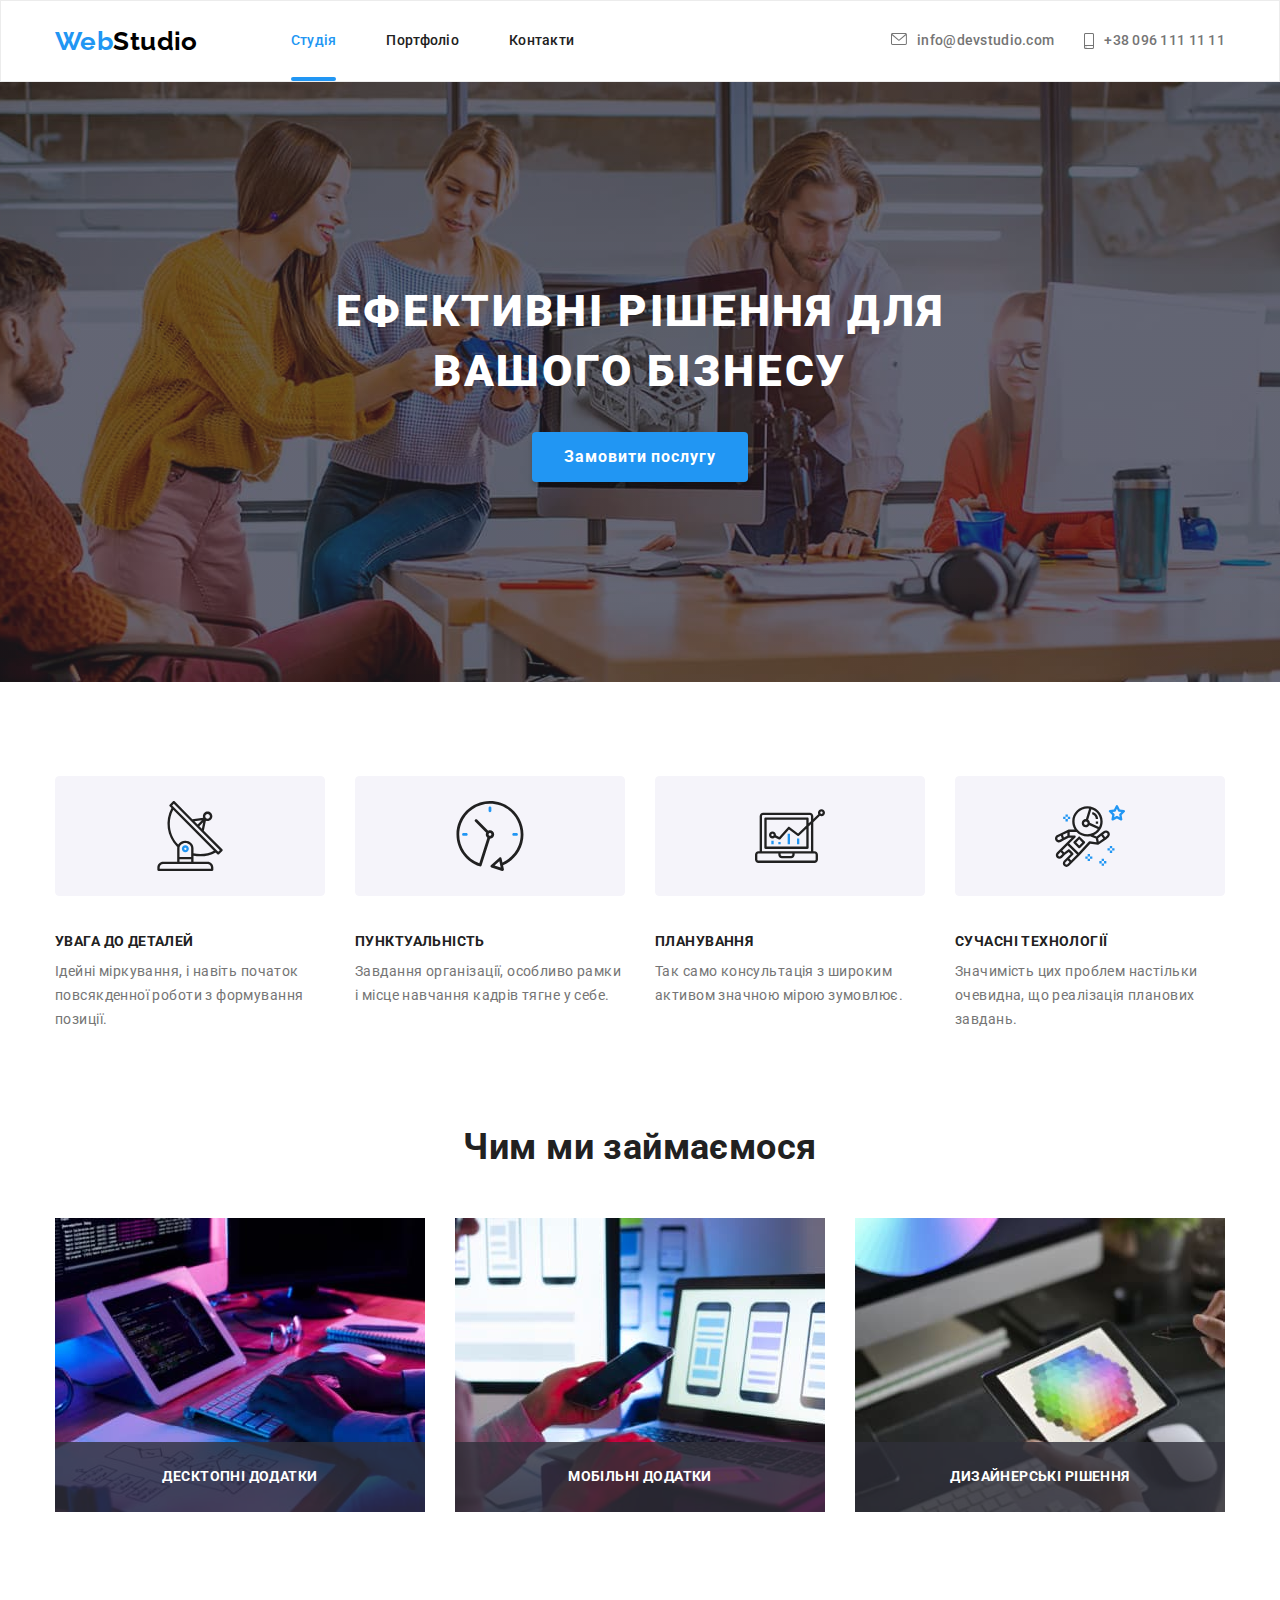
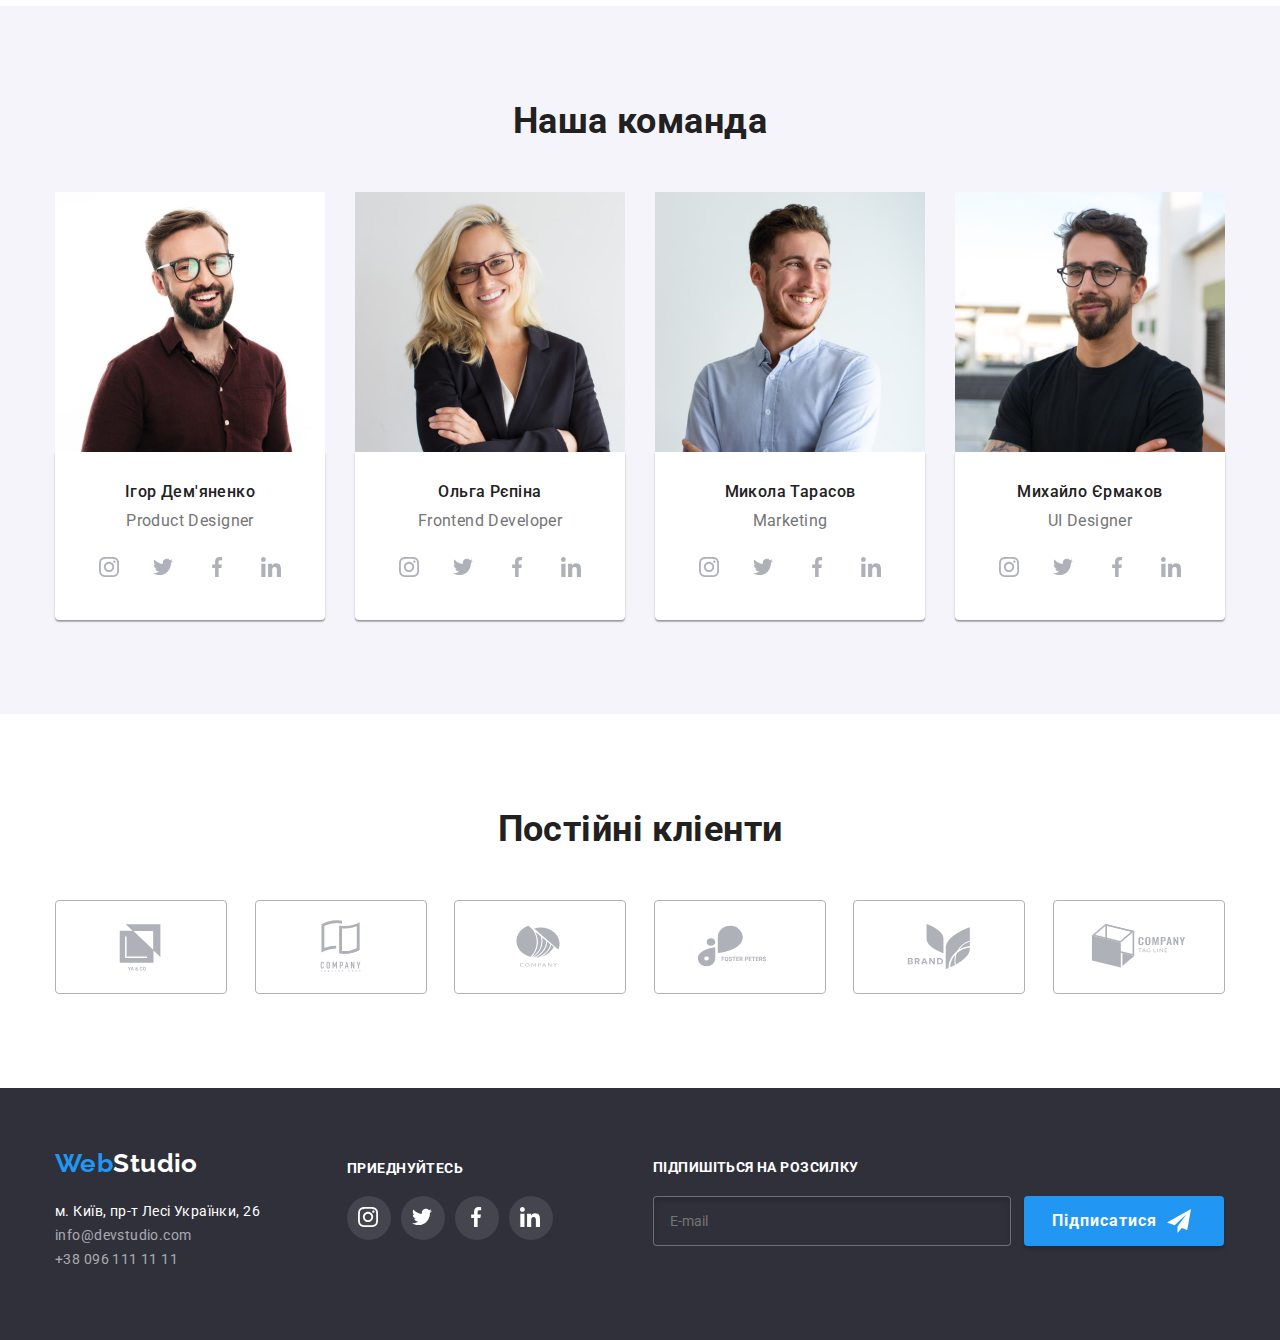
<file: index.html>
<!DOCTYPE html>
<html lang="uk">
  <head>
    <meta charset="UTF-8" />
    <meta http-equiv="X-UA-Compatible" content="IE=edge" />
    <meta name="viewport" content="width=device-width, initial-scale=1.0" />
    <title>Студія</title>
    <link rel="preconnect" href="https://fonts.googleapis.com" />
    <link rel="preconnect" href="https://fonts.gstatic.com" crossorigin />
    <link
      href="https://fonts.googleapis.com/css2?family=Raleway:wght@700&family=Roboto:wght@400;500;700;900&display=swap"
      rel="stylesheet"
    />
    <link
      rel="stylesheet"
      href="https://cdnjs.cloudflare.com/ajax/libs/modern-normalize/1.1.0/modern-normalize.min.css"
    />
    <link rel="stylesheet" href="./css/styles.css" />
  </head>

  <body>
    <header class="page-header">
      <div class="container main-nav">
        <nav class="main-nav">
          <a href="./index.html" class="logo"> <span class="accent">Web</span>Studio</a>
          <ul class="site-nav list">
            <li class="item"><a href="./index.html" class="link current">Студія</a></li>
            <li class="item"><a href="./portfolio.html" class="link">Портфоліо</a></li>
            <li class="item"><a href="" class="link">Контакти</a></li>
          </ul>
        </nav>
        <ul class="header-list">
          <li>
            <a class="header-link emale" href="mailto:info@devstudio.com">
              <svg class="header-envelope">
                <use href="./images/icons.svg#envelope"></use>
              </svg>
              <span>info@devstudio.com</span>
            </a>
          </li>
          <li>
            <a class="header-link" href="tel:+380961111111">
              <svg class="header-smartphone">
                <use href="./images/icons.svg#smartphone"></use>
              </svg>
              <span>+38 096 111 11 11</span>
            </a>
          </li>
        </ul>
      </div>
    </header>
    <main>
      <div class="overlay">
        <section class="hero section">
          <div class="container">
            <h1 class="hero-title">Ефективні рішення для вашого бізнесу</h1>
            <button type="button" class="button" data-modal-open>Замовити послугу</button>
          </div>
        </section>
      </div>
      <section>
        <div class="container">
          <!-- Приховати заголовок -->
          <h2 class="hide">Особливості</h2>
          <ul class="feature-list">
            <li class="item">
              <svg class="feature-icon">
                <use href="./images/icons.svg#antena" width="270" height="120"></use>
              </svg>
              <h3 class="feature-title">УВАГА ДО ДЕТАЛЕЙ</h3>
              <p class="feature-text">
                Ідейні міркування, і навіть початок повсякденної роботи з формування позиції.
              </p>
            </li>
            <li class="item">
              <svg class="feature-icon">
                <use href="./images/icons.svg#clock" width="270" height="120"></use>
              </svg>
              <h3 class="feature-title">ПУНКТУАЛЬНІСТЬ</h3>
              <p class="feature-text">
                Завдання організації, особливо рамки і місце навчання кадрів тягне у себе.
              </p>
            </li>
            <li class="item">
              <svg class="feature-icon">
                <use href="./images/icons.svg#diagram" width="270" height="120"></use>
              </svg>
              <h3 class="feature-title">ПЛАНУВАННЯ</h3>
              <p class="feature-text">
                Так само консультація з широким активом значною мірою зумовлює.
              </p>
            </li>
            <li class="item">
              <svg class="feature-icon">
                <use href="./images/icons.svg#astronaut" width="270" height="120"></use>
              </svg>
              <h3 class="feature-title">СУЧАСНІ ТЕХНОЛОГІЇ</h3>
              <p class="feature-text">
                Значимість цих проблем настільки очевидна, що реалізація планових завдань.
              </p>
            </li>
          </ul>
        </div>
      </section>
      <section class="section">
        <div class="container">
          <h2 class="section-title">Чим ми займаємося</h2>
          <ul class="work-exemble">
            <li class="item">
              <div class="work-thumb">
                <img
                  src="./images/box1.jpg"
                  alt="Чоловік пише код на компьютері та планшеті"
                  width="370"
                />
                <div class="work-description">
                  <h3 class="section-subtitle">Десктопні додатки</h3>
                </div>
              </div>
            </li>
            <li class="item">
              <div class="work-thumb">
                <img src="./images/box2.jpg" alt="Дівчина працюе за ноутбуком" width="370" />
                <div class="work-description">
                  <h3 class="section-subtitle">Мобільні додатки</h3>
                </div>
              </div>
            </li>
            <li class="item">
              <div class="work-thumb">
                <img
                  src="./images/img3.jpg"
                  alt="Дизайнер створюе картинку на планшеті"
                  width="370"
                />
                <div class="work-description">
                  <h3 class="section-subtitle">Дизайнерські рішення</h3>
                </div>
              </div>
            </li>
          </ul>
        </div>
      </section>
      <section class="section foto">
        <div class="container">
          <h2 class="section-title">Наша команда</h2>
          <ul class="work-team">
            <li class="item">
              <img
                class="card"
                src="./images/img-1.jpg"
                alt="Чоловік з бородою та в окулярах"
                width="270"
              />
              <div class="description-foto">
                <h3 class="title-foto">Ігор Дем'яненко</h3>
                <p lang="en" class="text-foto">Product Designer</p>
                <ul class="social-links">
                  <li>
                    <a href="#" class="social-link">
                      <svg class="link-icon instagram">
                        <use href="./images/icons.svg#instagram"></use>
                      </svg>
                    </a>
                  </li>
                  <li>
                    <a href="#" class="social-link">
                      <svg class="link-icon twitter">
                        <use href="./images/icons.svg#twitter"></use>
                      </svg>
                    </a>
                  </li>
                  <li>
                    <a href="#" class="social-link">
                      <svg class="link-icon facebook">
                        <use href="./images/icons.svg#facebook"></use>
                      </svg>
                    </a>
                  </li>
                  <li>
                    <a href="#" class="social-link linkedin">
                      <svg class="link-icon">
                        <use href="./images/icons.svg#linkedin"></use>
                      </svg>
                    </a>
                  </li>
                </ul>
              </div>
            </li>
            <li class="item">
              <img
                class="card"
                src="./images/img-2.jpg"
                alt="Дівчина з білим волоссям та в окулярах"
                width="270"
              />
              <div class="description-foto">
                <h3 class="title-foto">Ольга Рєпіна</h3>
                <p lang="en" class="text-foto">Frontend Developer</p>
                <ul class="social-links">
                  <li>
                    <a href="#" class="social-link">
                      <svg class="link-icon instagram">
                        <use href="./images/icons.svg#instagram"></use>
                      </svg>
                    </a>
                  </li>
                  <li>
                    <a href="#" class="social-link">
                      <svg class="link-icon twitter">
                        <use href="./images/icons.svg#twitter"></use>
                      </svg>
                    </a>
                  </li>
                  <li>
                    <a href="#" class="social-link">
                      <svg class="link-icon facebook">
                        <use href="./images/icons.svg#facebook"></use>
                      </svg>
                    </a>
                  </li>
                  <li>
                    <a href="#" class="social-link linkedin">
                      <svg class="link-icon">
                        <use href="./images/icons.svg#linkedin"></use>
                      </svg>
                    </a>
                  </li>
                </ul>
              </div>
            </li>
            <li class="item">
              <img
                class="card"
                src="./images/img-3.jpg"
                alt="Хлопець у блакитній сорочці"
                width="270"
              />
              <div class="description-foto">
                <h3 class="title-foto">Микола Тарасов</h3>
                <p lang="en" class="text-foto">Marketing</p>
                <ul class="social-links">
                  <li>
                    <a class="social-link" href="#">
                      <svg class="link-icon instagram">
                        <use href="./images/icons.svg#instagram"></use>
                      </svg>
                    </a>
                  </li>
                  <li>
                    <a href="#" class="social-link">
                      <svg class="link-icon twitter">
                        <use href="./images/icons.svg#twitter"></use>
                      </svg>
                    </a>
                  </li>
                  <li>
                    <a href="#" class="social-link">
                      <svg class="link-icon facebook">
                        <use href="./images/icons.svg#facebook"></use>
                      </svg>
                    </a>
                  </li>
                  <li>
                    <a href="#" class="social-link linkedin">
                      <svg class="link-icon">
                        <use href="./images/icons.svg#linkedin"></use>
                      </svg>
                    </a>
                  </li>
                </ul>
              </div>
            </li>
            <li class="item">
              <img
                class="card"
                src="./images/img-4.jpg"
                alt="Чоловік у чорній футболці та окулярах"
                width="270"
              />
              <div class="description-foto">
                <h3 class="title-foto">Михайло Єрмаков</h3>
                <p lang="en" class="text-foto">UI Designer</p>
                <ul class="social-links">
                  <li>
                    <a href="#" class="social-link">
                      <svg class="link-icon instagram">
                        <use href="./images/icons.svg#instagram"></use>
                      </svg>
                    </a>
                  </li>
                  <li>
                    <a href="#" class="social-link">
                      <svg class="link-icon twitter">
                        <use href="./images/icons.svg#twitter"></use>
                      </svg>
                    </a>
                  </li>
                  <li>
                    <a href="#" class="social-link">
                      <svg class="link-icon facebook">
                        <use href="./images/icons.svg#facebook"></use>
                      </svg>
                    </a>
                  </li>
                  <li>
                    <a href="#" class="social-link linkedin">
                      <svg class="link-icon">
                        <use href="./images/icons.svg#linkedin"></use>
                      </svg>
                    </a>
                  </li>
                </ul>
              </div>
            </li>
          </ul>
        </div>
      </section>
      <section class="section">
        <div class="container">
          <h2 class="section-title">Постійні кліенти</h2>
          <ul class="clients-list">
            <li>
              <a href="#" class="clients-link">
                <svg class="clients-icon">
                  <use href="./images/icons.svg#companyone" width="106" height="60"></use>
                </svg>
              </a>
            </li>
            <li>
              <a href="#" class="clients-link">
                <svg class="clients-icon">
                  <use href="./images/icons.svg#companytwo" width="106" height="60"></use>
                </svg>
              </a>
            </li>
            <li>
              <a href="#" class="clients-link">
                <svg class="clients-icon">
                  <use href="./images/icons.svg#companythree" width="106" height="60"></use>
                </svg>
              </a>
            </li>
            <li>
              <a href="#" class="clients-link">
                <svg class="clients-icon">
                  <use href="./images/icons.svg#companyfour" width="106" height="60"></use>
                </svg>
              </a>
            </li>
            <li>
              <a href="#" class="clients-link">
                <svg class="clients-icon">
                  <use href="./images/icons.svg#companyfive" width="106" height="60"></use>
                </svg>
              </a>
            </li>
            <li>
              <a href="#" class="clients-link">
                <svg class="clients-icon">
                  <use href="./images/icons.svg#companysix" width="106" height="60"></use>
                </svg>
              </a>
            </li>
          </ul>
        </div>
      </section>
    </main>
    <footer class="footer">
      <div class="container footer-block">
        <div class="footer-container">
          <a href="./index.html" class="logo accent-studio">
            <span class="accent">Web</span>Studio</a
          >
          <address class="footer-address">
            <ul class="footer-list">
              <li><a href="" class="link adress">м. Київ, пр-т Лесі Українки, 26</a></li>
              <li><a href="mailto:info@devstudio.com" class="link">info@devstudio.com</a></li>
              <li><a href="tel:+380961111111" class="link">+38 096 111 11 11</a></li>
            </ul>
          </address>
        </div>
        <div class="footer-links">
          <h2 class="footer-title">Приеднуйтесь</h2>
          <ul class="footersocial-links">
            <li>
              <a href="#" class="footer-link">
                <svg class="footer-icon instagram">
                  <use href="./images/icons.svg#instagram"></use>
                </svg>
              </a>
            </li>
            <li>
              <a href="#" class="footer-link">
                <svg class="footer-icon twitter">
                  <use href="./images/icons.svg#twitter"></use>
                </svg>
              </a>
            </li>
            <li>
              <a href="#" class="footer-link">
                <svg class="footer-icon facebook">
                  <use href="./images/icons.svg#facebook"></use>
                </svg>
              </a>
            </li>
            <li>
              <a href="#" class="footer-link linkedin">
                <svg class="footer-icon">
                  <use href="./images/icons.svg#linkedin"></use>
                </svg>
              </a>
            </li>
          </ul>
        </div>
        <div class="mailing">
          <p class="mailing-caption">Підпишіться на розсилку</p>
          <form class="mailing-form">
            <label class="mailing-name">
              <input type="post" name="user_mail" class="mailing-form-input" placeholder="E-mail" />
            </label>
            <button type="submit" class="mailing-btn">
              <div class="mailing-form-grup">
                <span>Підписатися</span>
                <svg class="mailing-form-icon" width="24" height="24">
                  <use href="./images/icons.svg#iconsend"></use>
                </svg>
              </div>
            </button>
          </form>
        </div>
      </div>
    </footer>
    <div class="backdrop is-hidden" data-modal>
      <div class="modal">
        <button type="button" class="modal-close" data-modal-close>
          <svg class="modal-close-icon">
            <use href="./images/icons.svg#modal-close"></use>
          </svg>
        </button>
        <p class="modal-caption">Залиште свої дані, ми вам передзвонимо</p>
        <form class="modal-form">
          <label class="modal-form-field">
            <span class="modal-form-field-desc">Ім'я</span>
            <span class="modal-form-input-wrapper">
              <input name="user_name" type="text" class="modal-form-input" />
              <svg class="modal-form-icon">
                <use href="./images/icons.svg#icon-personblack"></use>
              </svg>
            </span>
          </label>
          <label class="modal-form-field">
            <span class="modal-form-field-desc">Телефон</span>
            <span class="modal-form-input-wrapper">
              <input name="user_phone_number" type="tel" class="modal-form-input" />
              <svg class="modal-form-icon">
                <use href="./images/icons.svg#icon-phoneblack"></use>
              </svg>
            </span>
          </label>
          <label class="modal-form-field">
            <span class="modal-form-field-desc">Пошта</span>
            <span class="modal-form-input-wrapper">
              <input name="user_post" type="post" class="modal-form-input" />
              <svg class="modal-form-icon">
                <use href="./images/icons.svg#icon-emailblack"></use>
              </svg>
            </span>
          </label>
          <label class="modal-form-field">
            <span class="modal-form-field-desc">Коментар</span>
            <textarea
              class="modal-form-message"
              name="user_messege"
              placeholder="Введіть текст"
            ></textarea>
          </label>
          <label class="modal-form-check-wrapper">
            <input name="user_policy" type="checkbox" class="modal-form-check visually-hidden" />
            <svg class="modal-form-own-check" width="16" height="15">
              <use class="modal-form-own-check-icon" href="./images/icons.svg#modalcheck"></use>
            </svg>
            Погоджуюся з розсилкою та приймаю&nbsp;
            <a class="modal-form-own-check-link" href="#">Умови договору</a>
          </label>
          <button type="submit" class="modal-form-btn">Відправити</button>
        </form>
      </div>
    </div>

    <script src="./js/modal.js"></script>
  </body>
</html>
</file>
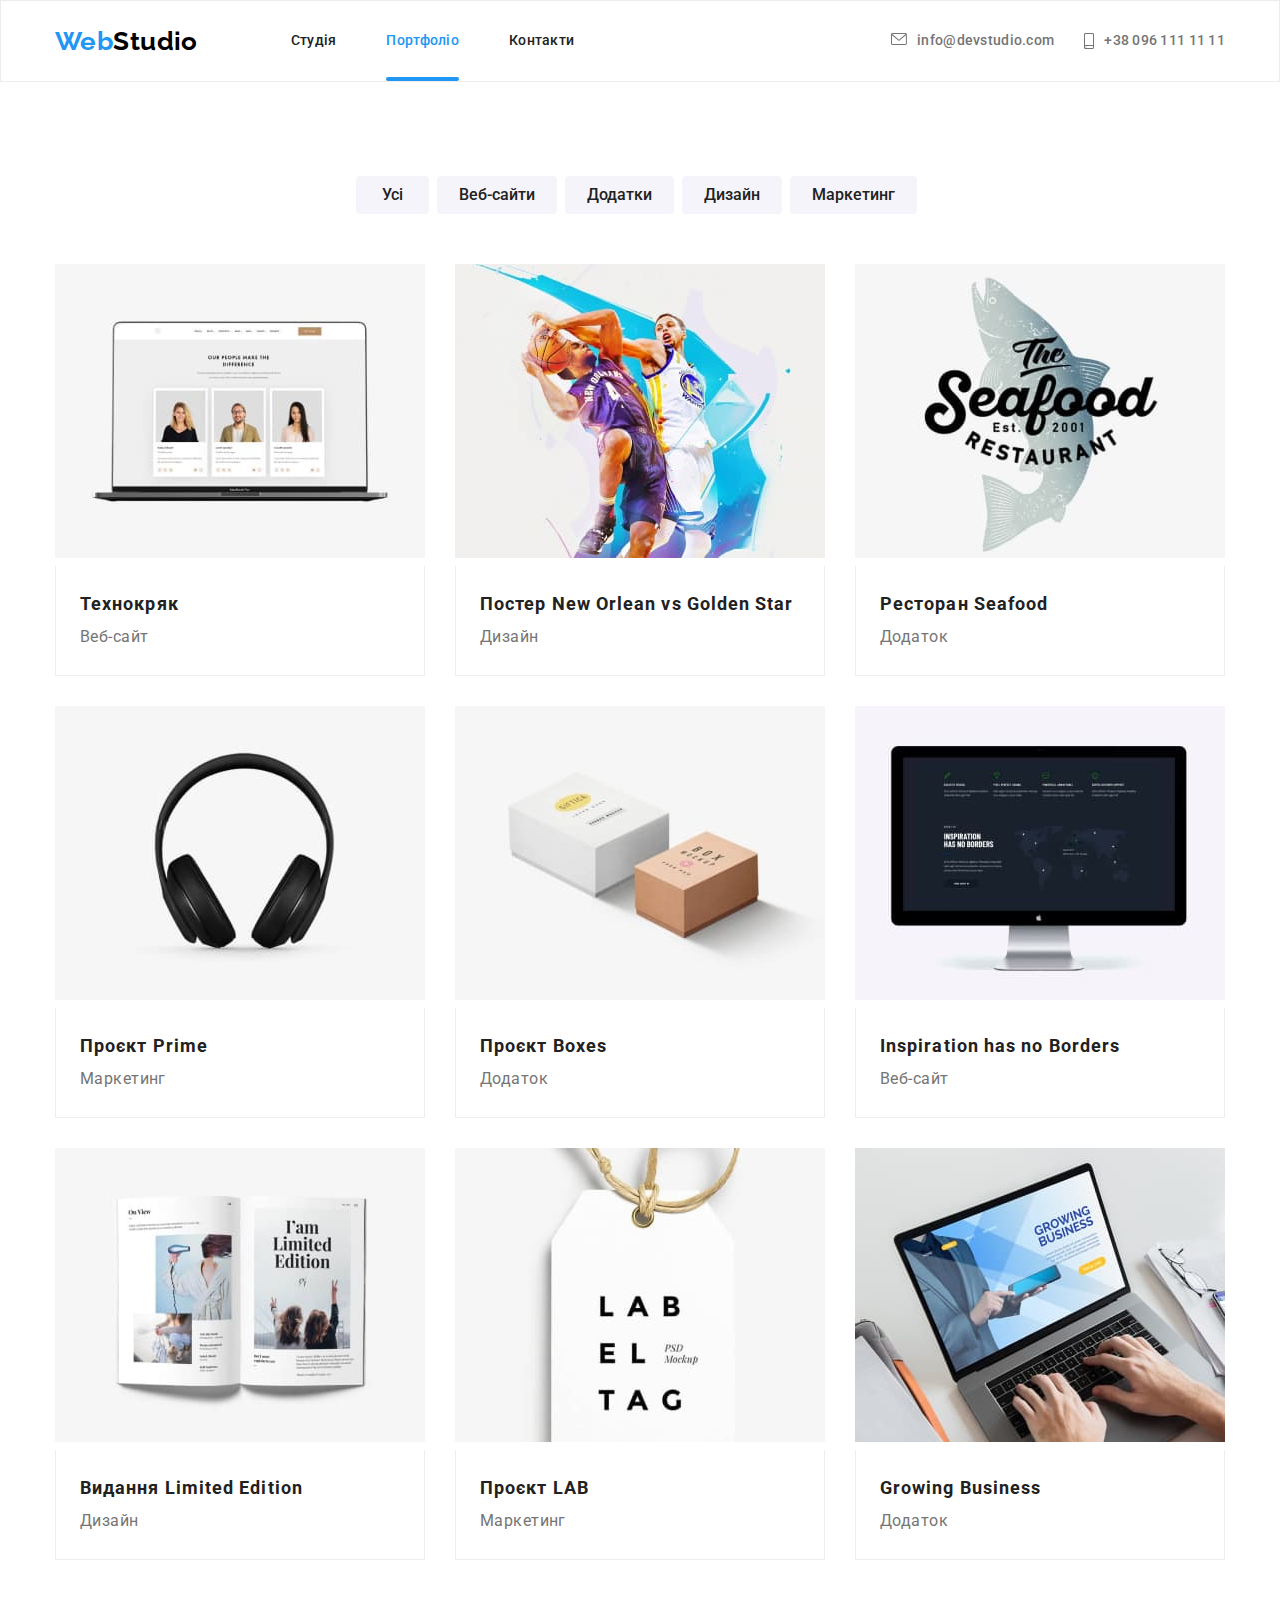
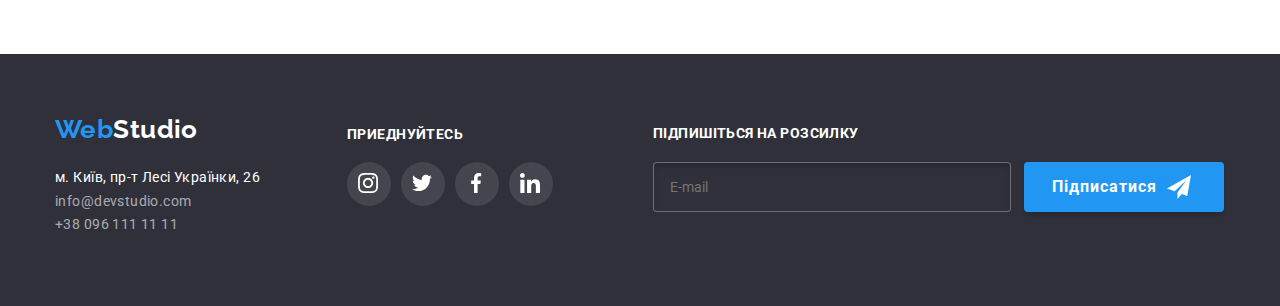
<file: portfolio.html>
<!DOCTYPE html>
<html lang="uk">
  <head>
    <meta charset="UTF-8" />
    <meta http-equiv="X-UA-Compatible" content="IE=edge" />
    <meta name="viewport" content="width=device-width, initial-scale=1.0" />
    <title>Портфоліо</title>
    <link rel="preconnect" href="https://fonts.googleapis.com" />
    <link rel="preconnect" href="https://fonts.gstatic.com" crossorigin />
    <link
      href="https://fonts.googleapis.com/css2?family=Raleway:wght@700&family=Roboto:wght@400;500;700;900&display=swap"
      rel="stylesheet"
    />
    <link
      rel="stylesheet"
      href="https://cdnjs.cloudflare.com/ajax/libs/modern-normalize/1.1.0/modern-normalize.min.css"
    />
    <link rel="stylesheet" href="./css/styles.css" />
  </head>
  <body>
    <header class="page-header">
      <div class="container main-nav">
        <nav class="main-nav">
          <a href="./index.html" class="logo"><span class="accent">Web</span>Studio</a>
          <ul class="site-nav list">
            <li class="item"><a href="./index.html" class="link">Студія</a></li>
            <li class="item"><a href="./portfolio.html" class="link current">Портфоліо</a></li>
            <li class="item"><a href="" class="link">Контакти</a></li>
          </ul>
        </nav>
        <ul class="header-list">
          <li>
            <a href="mailto:info@devstudio.com" class="header-link emale">
              <svg class="header-envelope">
                <use href="./images/icons.svg#envelope"></use>
              </svg>
              <span>info@devstudio.com</span>
            </a>
          </li>
          <li>
            <a href="tel:+380961111111" class="header-link">
              <svg class="header-smartphone">
                <use href="./images/icons.svg#smartphone"></use>
              </svg>
              <span>+38 096 111 11 11</span>
            </a>
          </li>
        </ul>
      </div>
    </header>
    <main>
      <section class="section">
        <div class="container">
          <!-- Приховати заголовок h1 -->
          <h1 class="hide">Проекти</h1>
          <ul class="work-button">
            <li class="work-item"><button type="button" class="filter primary">Усі</button></li>
            <li class="work-item"><button type="button" class="filter">Веб-сайти</button></li>
            <li class="work-item"><button type="button" class="filter">Додатки</button></li>
            <li class="work-item"><button type="button" class="filter">Дизайн</button></li>
            <li class="work-item"><button type="button" class="filter">Маркетинг</button></li>
          </ul>
          <ul class="work-list">
            <li class="item contour">
              <a href="#" class="contour-link">
                <div class="contour-card">
                  <img
                    class="work-card"
                    src="./images/img-5-2.jpg"
                    alt="Відкритий ноутбук, на екрані зображені фографіі"
                    width="370"
                  />
                  <ul>
                    <li class="work-subtext">
                      <p>
                        Ресурс пропонує комплексні пропозиції з різним рівнем функціоналу та
                        сервісів. Все це дозволить відвідувачу отримати вичерпні відомості про
                        компанію чи приватну особу.
                      </p>
                    </li>
                  </ul>
                </div>
                <div class="description">
                  <h2 class="work-title">Технокряк</h2>
                  <p class="work-text">Веб-сайт</p>
                </div>
              </a>
            </li>
            <li class="item contour">
              <a href="#" class="contour-link">
                <div class="contour-card">
                  <img
                    class="work-card"
                    src="./images/img-6-2.jpg"
                    alt="Два баскетболисти у стибку"
                    width="370"
                  />
                  <ul>
                    <li class="work-subtext">
                      <p>
                        Ресурс пропонує комплексні пропозиції з різним рівнем функціоналу та
                        сервісів. Все це дозволить відвідувачу отримати вичерпні відомості про
                        компанію чи приватну особу.
                      </p>
                    </li>
                  </ul>
                </div>
                <div class="description">
                  <h2 class="work-title">Постер New Orlean vs Golden Star</h2>
                  <p class="work-text">Дизайн</p>
                </div>
              </a>
            </li>
            <li class="item contour">
              <a href="#" class="contour-link">
                <div class="contour-card">
                  <img
                    class="work-card"
                    src="./images/img-7-2.jpg"
                    alt="Риба і назва ресторану"
                    width="370"
                  />
                  <ul>
                    <li class="work-subtext">
                      <p>
                        Ресурс пропонує комплексні пропозиції з різним рівнем функціоналу та
                        сервісів. Все це дозволить відвідувачу отримати вичерпні відомості про
                        компанію чи приватну особу.
                      </p>
                    </li>
                  </ul>
                </div>
                <div class="description">
                  <h2 class="work-title">Ресторан Seafood</h2>
                  <p class="work-text">Додаток</p>
                </div>
              </a>
            </li>
            <li class="item contour">
              <a href="#" class="contour-link">
                <div class="contour-card">
                  <img class="work-card" src="./images/img-8-2.jpg" alt="Навушники" width="370" />
                  <ul>
                    <li class="work-subtext">
                      <p>
                        Ресурс пропонує комплексні пропозиції з різним рівнем функціоналу та
                        сервісів. Все це дозволить відвідувачу отримати вичерпні відомості про
                        компанію чи приватну особу.
                      </p>
                    </li>
                  </ul>
                </div>
                <div class="description">
                  <h2 class="work-title">Проєкт Prime</h2>
                  <p class="work-text">Маркетинг</p>
                </div>
              </a>
            </li>
            <li class="item contour">
              <a href="#" class="contour-link">
                <div class="contour-card">
                  <img
                    class="work-card"
                    src="./images/img-9-2.jpg"
                    alt="Дві коробки різного розміру"
                    width="370"
                  />
                  <ul>
                    <li class="work-subtext">
                      <p>
                        Ресурс пропонує комплексні пропозиції з різним рівнем функціоналу та
                        сервісів. Все це дозволить відвідувачу отримати вичерпні відомості про
                        компанію чи приватну особу.
                      </p>
                    </li>
                  </ul>
                </div>
                <div class="description">
                  <h2 class="work-title">Проєкт Boxes</h2>
                  <p class="work-text">Додаток</p>
                </div>
              </a>
            </li>
            <li class="item contour">
              <a href="#" class="contour-link">
                <div class="contour-card">
                  <img
                    class="work-card"
                    src="./images/img-10-2.jpg"
                    alt="Монітор і в ньому зображення веб-сайту"
                    width="370"
                  />
                  <ul>
                    <li class="work-subtext">
                      <p>
                        Ресурс пропонує комплексні пропозиції з різним рівнем функціоналу та
                        сервісів. Все це дозволить відвідувачу отримати вичерпні відомості про
                        компанію чи приватну особу.
                      </p>
                    </li>
                  </ul>
                </div>
                <div class="description">
                  <h2 class="work-title">Inspiration has no Borders</h2>
                  <p class="work-text">Веб-сайт</p>
                </div>
              </a>
            </li>
            <li class="item contour">
              <a href="#" class="contour-link">
                <div class="contour-card">
                  <img
                    class="work-card"
                    src="./images/img-11-2.jpg"
                    alt="Відкритий журнал"
                    width="370"
                  />
                  <ul>
                    <li class="work-subtext">
                      <p>
                        Ресурс пропонує комплексні пропозиції з різним рівнем функціоналу та
                        сервісів. Все це дозволить відвідувачу отримати вичерпні відомості про
                        компанію чи приватну особу.
                      </p>
                    </li>
                  </ul>
                </div>
                <div class="description">
                  <h2 class="work-title">Видання Limited Edition</h2>
                  <p class="work-text">Дизайн</p>
                </div>
              </a>
            </li>
            <li class="item contour">
              <a href="#" class="contour-link">
                <div class="contour-card">
                  <img
                    class="work-card"
                    src="./images/img-12-2.jpg"
                    alt="Бірка з підписом"
                    width="370"
                  />
                  <ul>
                    <li class="work-subtext">
                      <p>
                        Ресурс пропонує комплексні пропозиції з різним рівнем функціоналу та
                        сервісів. Все це дозволить відвідувачу отримати вичерпні відомості про
                        компанію чи приватну особу.
                      </p>
                    </li>
                  </ul>
                </div>
                <div class="description">
                  <h2 class="work-title">Проєкт LAB</h2>
                  <p class="work-text">Маркетинг</p>
                </div>
              </a>
            </li>
            <li class="item contour">
              <a href="#" class="contour-link">
                <div class="contour-card">
                  <img
                    class="work-card"
                    src="./images/img-13-2.jpg"
                    alt="Відкритий ноутбук і поряд інші речі"
                  />
                  <ul>
                    <li class="work-subtext">
                      <p>
                        Ресурс пропонує комплексні пропозиції з різним рівнем функціоналу та
                        сервісів. Все це дозволить відвідувачу отримати вичерпні відомості про
                        компанію чи приватну особу.
                      </p>
                    </li>
                  </ul>
                </div>
                <div class="description">
                  <h2 class="work-title">Growing Business</h2>
                  <p class="work-text">Додаток</p>
                </div>
              </a>
            </li>
          </ul>
        </div>
      </section>
    </main>
    <footer class="footer">
      <div class="container footer-block">
        <div class="footer-container">
          <a href="./index.html" class="logo accent-studio">
            <span class="accent">Web</span>Studio</a
          >
          <address class="footer-address">
            <ul class="footer-list">
              <li><a href="" class="link adress">м. Київ, пр-т Лесі Українки, 26</a></li>
              <li><a href="mailto:info@devstudio.com" class="link">info@devstudio.com</a></li>
              <li><a href="tel:+380961111111" class="link">+38 096 111 11 11</a></li>
            </ul>
          </address>
        </div>
        <div class="footer-links">
          <h2 class="footer-title">Приеднуйтесь</h2>
          <ul class="footersocial-links">
            <li>
              <a href="#" class="footer-link">
                <svg class="footer-icon instagram">
                  <use href="./images/icons.svg#instagram"></use>
                </svg>
              </a>
            </li>
            <li>
              <a href="#" class="footer-link">
                <svg class="footer-icon twitter">
                  <use href="./images/icons.svg#twitter"></use>
                </svg>
              </a>
            </li>
            <li>
              <a href="#" class="footer-link">
                <svg class="footer-icon facebook">
                  <use href="./images/icons.svg#facebook"></use>
                </svg>
              </a>
            </li>
            <li>
              <a href="#" class="footer-link linkedin">
                <svg class="footer-icon">
                  <use href="./images/icons.svg#linkedin"></use>
                </svg>
              </a>
            </li>
          </ul>
        </div>
        <div class="mailing">
          <p class="mailing-caption">Підпишіться на розсилку</p>
          <form class="mailing-form">
            <label class="mailing-name">
              <input type="post" name="user_mail" class="mailing-form-input" placeholder="E-mail" />
            </label>
            <button type="submit" class="mailing-btn">
              <div class="mailing-form-grup">
                <span>Підписатися</span>
                <svg class="mailing-form-icon" width="24" height="24">
                  <use href="./images/icons.svg#iconsend"></use>
                </svg>
              </div>
            </button>
          </form>
        </div>
      </div>
    </footer>
  </body>
</html>
</file>
<file: css/styles.css>
/* цвет основной текста #757575 */
/* вторичный цвет текста #212121 */
/* фон шапки и футера #2F303A */
/*  акцент #2196F3 */
/* основной фон background: #FFFFFF */
/* вторичный фон background: #F5F4FA */

/* Нормализация стилей разных браузеров */
html {
    box-sizing: border-box;
}

.visually-hidden {
    position: absolute;
    width: 1px;
    height: 1px;
    clip: rect(0 0 0 0);
    padding: 0;
    border: 0;
    margin: -1px;
    overflow: hidden;
} 

*,
*::before,
*::after {
    box-sizing: inherit;
}

h1,
h2,
h3,
h4,
h5,
h6,
ul,
p {
    margin: 0;
}

/* Переменные */
:root {
    --primary-text-color: #757575;
    --title-text-color: #212121;
    --accent-color: #2196F3;
    --primary-white-color: #FFFFFF;
}

body {
    margin: 0;
    
    color: var(--primary-text-color);
    background-color: var(--primary-white-color);
    font-family: 'Roboto', sans-serif;
    font-style: normal;
    font-weight: 400;
    font-size: 14px;
    line-height: 1.71;
    letter-spacing: 0.03em;
}
/* Убираю точки со списка */
ul {
    list-style: none;
}

/* Хедер */
/* Линия под хедером */
.page-header {
    background-color: var(--primary-white-color);
    border: 1px solid #ECECEC;
}

.link.current::after {
    position: absolute;
    display: block;
    content: '';
    width: 100%;
    height: 4px;
    bottom: 0;
    left: 0;

    background-color: #2196F3;    
    border-radius: 2px;
}

/* Site nav */
.site-nav {
    display: flex;
    margin-left: 93px;
    padding-left: 0;
}

.site-nav .item+.item {
    margin-left: 50px;
}

.site-nav .link {
    position: relative;
    display: block;
    padding-top: 32px;
    padding-bottom: 32px;

    color: var(--title-text-color);
    font-weight: 500;
    font-size: 14px;
    line-height: 1.14;
    font-weight: 500;
    letter-spacing: 0.02em;
    text-decoration: none;
    transition: color 250ms cubic-bezier(0.4, 0, 0.2, 1);
}

.link:focus,
.link:hover {
    color: var(--accent-color);
}

.site-nav .link.current {
    color: var(--accent-color);
}

.container {
    width: 1200px;
    padding-left: 15px;
    padding-right: 15px;
    margin: 0 auto;
    margin-left: auto;
    margin-right: auto;
}

.main-nav {
    display: flex;
    align-items: center;
}

.header-list {
    display: flex;
    margin-left: auto; 
    padding-left: 0;
    justify-content: center;
    align-items: center;
}

.header-list .header-link {
    display: flex;
    align-self: center;
    color: var(--primary-text-color);
    font-weight: 500;
    font-size: 14px;
    line-height: 1.14;
    letter-spacing: 0.02em;
    text-decoration: none;
    fill: var(--primary-text-color);
    transition: fill 250ms cubic-bezier(0.4, 0, 0.2, 1), 
    color 250ms cubic-bezier(0.4, 0, 0.2, 1);
}

 .header-link.emale {
    margin-right: 30px;
}

.header-envelope {
    width: 16px;
    height: 12px;
    margin-right: 10px;  
}

.header-smartphone {
    width: 10px;
    height: 16px; 
    margin-right: 10px;
}

.header-list .header-link:hover,
.header-list .header-link:focus {
    fill: var(--accent-color);
    color: var(--accent-color);
}

/* Logo */
.logo {
    font-family: 'Raleway', sans-serif;
    color: #000000;
    font-weight: 700;
    font-size: 26px;
    line-height: 1.19;
    text-decoration: none;
    transition: color 250ms cubic-bezier(0.4, 0, 0.2, 1);
}

.logo:hover, 
.logo:focus {
    color: var(--accent-color);
}

.accent {
    color: var(--accent-color);
}

.accent-studio {
    color: var(--primary-white-color);
}

/* Hero */
.hero.section {
    text-align: center;
    padding-bottom: 202px;
}

.hero-title {
    color: var(--primary-white-color);
    max-width: 696px;
    font-style: normal;
    font-weight: 900;
    font-size: 44px;
    line-height: 1.36;
    letter-spacing: 0.06em;
    text-transform: uppercase;

    padding-top: 106px;
    margin: 0 auto;
   }

   /* Overlay */
.overlay {
    background-color:  #C4C4C4;
    background-image: linear-gradient(to right,
    rgba(47, 48, 58, 0.4),
    rgba(47, 48, 58, 0.4)),
    url('../images/new_photo.jpg');
    background-position: center;
    background-repeat: no-repeat;
    background-size: cover;

    max-width: 1600px;
    height: 600px;
    margin-left: auto;
    margin-right: auto;
    margin-bottom: 94px;
}

/* Section */
.section {
    padding-top: 94px;
    padding-bottom: 94px;
}

/* Icon feature-list */

.feature-list {
    display: flex;
    padding-left: 0;
}

.feature-list .item {
    width: 270px;
}

.feature-icon {
    border-radius: 4px;
    width: 270px;
    height: 120px;
}

.feature-list .item + .item {
    margin-left: 30px;
}

.feature-list .feature-title {
    font-weight: 700;
    font-size: 14px;
    line-height: 1.14;
    color: var(--title-text-color);
    text-transform: uppercase;

    margin-bottom: 10px;
    padding-top: 30px;
}

.feature-list .feature-text {
    color: var(--primary-text-color);
    font-size: 14px;
    line-height: 1.71;
}
/* Наша команда */
.work-team {
    display: flex;
    text-align: center;
    padding-left: 0;
}

.work-team .card {
    display: block;
}


.description-foto {
    display: block;
    width: 270px;
    height: 168px;
    padding-top: 30px;
    padding-bottom: 30px;
    border-top: none;
    background: var(--primary-white-color);
    border-radius: 0px 0px 4px 4px;
    box-shadow: 0px 1px 3px rgba(0, 0, 0, 0.12), 0px 1px 1px rgba(0, 0, 0, 0.14), 0px 2px 1px rgba(0, 0, 0, 0.2);
}

.work-team .item+.item {
    margin-left: 30px;
}

.section-title {
    color: var(--title-text-color);
    font-weight: 700;
    font-size: 36px;
    line-height: 1.17;

    text-align: center;
    margin-bottom: 50px;
}

.section.foto {
    background-color: #F5F4FA;
}

.title-foto {
    color: var(--title-text-color);
    font-weight: 500;
    font-size: 16px;
    line-height: 1.19;

    margin-bottom: 10px;
}

.text-foto {
    color: var(--primary-text-color);
    font-weight: 400;
    font-size: 16px;
    line-height: 1.19;
    margin-bottom: 16px;
}

/* Social-links */
.social-links {
    display: flex;
    width: 206px;
    height: 44px;
    padding: 0;
    margin: 0 auto;
    list-style: none;
}

.social-link {
   display: block;
   padding: 11px 11px;
   margin: 0 10px 0 0;
   width: 44px;
   height: 44px;
   border-radius: 50%;
   background-color: var(--primary-white-color);
   fill: #AFB1B8;
   transition: fill 250ms cubic-bezier(0.4, 0, 0.2, 1), 
   background-color 250ms cubic-bezier(0.4, 0, 0.2, 1);
}

.social-link.linkedin {
    margin-right: 0;
}

.link-icon {
    width: 20px;
    height: 20px; 
}

.social-link:hover, 
.social-link:focus {
    background-color: #2196F3;
    fill: var(--primary-white-color);
}

/* Флекс Чем занимаемя */
.work-exemble {
    display: flex;
    padding-left: 0;
}

.work-exemble .item + .item {
    margin-left: 30px;
}

.work-thumb {
    display: flex;
    position: relative;
    justify-content: center;
    align-items: flex-end;
}

.section-subtitle {
    position: absolute;
    text-transform: uppercase;
    bottom: 27px;
    width: 370px;
    text-align: center;

    font-family: 'Roboto';
    font-style: normal;
    font-weight: 700;
    font-size: 14px;
    line-height: 1.14;
    letter-spacing: 0.03em;
    color: #FFFFFF;
}

.work-description {
    display: block;
    position: absolute;
    
    width: 370px;
    height: 70px;
    background-color: rgba(47, 48, 58, 0.8);
}

/* Постійні кліенти */
.clients-list {
     display: flex;
    padding: 0;
    margin: 0 auto;
    justify-content: space-between;
}

.clients-link {
    display: block;
    fill: #AFB1B8;
    border: 1px solid #AFB1B8;
    border-radius: 4px;
    padding: 0;
    margin: 0;
    transition: fill 250ms cubic-bezier(0.4, 0, 0.2, 1), 
    border 250ms cubic-bezier(0.4, 0, 0.2, 1);
}

.clients-icon {
    display: block;
    width: 170px;
    height: 92px;
    padding: 16px 32px;    
}

.clients-link:hover,
.clients-link:focus {
    border: 1px solid var(--accent-color);
    fill: var(--accent-color);
}

/* Портфолио */
.hide {
    display: none;
}
.work-list {
    display: flex;
    flex-wrap: wrap;
    padding-left: 0;   
}

.contour {
    display: block;
    box-shadow: none;
    transition: box-shadow 250ms cubic-bezier(0.4, 0, 0.2, 1);
}

.contour:hover {
    box-shadow: 0px 1px 1px rgba(0, 0, 0, 0.12),
    0px 4px 4px rgba(0, 0, 0, 0.06), 
    1px 4px 6px rgba(0, 0, 0, 0.16);
}

.contour-card {
    position: relative;
    display: block;
    overflow: hidden;
}

.work-card {
    display: inline-block;
}

/* Выпадающее меню */
.work-subtext {
    position: absolute;
    display: block;
    width: 100%;
    height: 100%;
    top: 0;
    left: 0;
    
    background-color: rgba(33, 150, 243, 0.9);
    padding: 63px 24px;
    transform: translateY(100%);
    transition: transform 250ms cubic-bezier(0.4, 0, 0.2, 1);
    
    font-family: 'Roboto';
    font-style: normal;
    font-weight: 400;
    font-size: 18px;
    line-height: 1.56;
    letter-spacing: 0.03em;
    color: #FFFFFF;
}

.contour-link {
    text-decoration: none;
}

.contour-link:hover .work-subtext,
.contour-link:focus .work-subtext {
    transform: translateY(0);
}

.description {
    display: block;
    width: 370px;
    height: 110px;
    top: 0;
    left: 0;
    border: 1px solid #EEEEEE;
    border-top: none;
    padding: 20px 24px;
}

.work-list .item {
    margin-right: 30px;
    margin-bottom: 30px;
}

.work-list .item:nth-last-child(-n +3) {
    margin-bottom: 0;
}

.work-list .item:nth-child(3n) {
    margin-right: 0;
}

 
.work-list .work-title {
    font-weight: 700;
    font-size: 18px;
    line-height: 2;
    letter-spacing: 0.06em;
    color: var(--title-text-color);
}

.work-list .work-text {
    font-weight: 400;
    font-size: 16px;
    line-height: 1.88;
    color: var(--primary-text-color);
}

/* Стилизация кнопок портфолио */
.work-button {
    display: flex; 
    padding-left: 0;
    justify-content: center;
    margin-bottom: 50px;
}

.work-button .work-item {
    margin-right: 8px;
}

.work-button:last-child {
    margin-right: 0;
}

/* Кнопки */
.button {
    display: inline-block;
    border-radius: 4px;
    border: 0px;
    padding: 10px 32px;
    margin-top: 30px;
    text-align: center;
    min-width: 216px;

    color: var(--primary-white-color);
    background-color: var(--accent-color);
    font-weight: 700;
    font-size: 16px;
    line-height: 1.88;
    letter-spacing: 0.06em;
    font-family: inherit;
    cursor: pointer;
    text-decoration: none;
    box-shadow: 0px 4px 4px rgba(0, 0, 0, 0.15);
    transition: background-color 250ms cubic-bezier(0.4, 0, 0.2, 1);
}

.button:hover,
.button:focus {
    background: #188CE8;
}

.filter.primary {
    display: inline-block;
    border: 0px;
    border-radius: 4px;
    padding: 6px 25px;
    min-width: 73px;
    text-align: center;

    color: var(--title-text-color);
    background-color: #F5F4FA;
    font-weight: 500;
    font-size: 16px;
    line-height: 1.62;
    font-family: inherit;
    cursor: pointer;
    text-decoration: none;
}


.filter {
    display: inline-block;
    border: 0px;
    border-radius: 4px;
    padding: 6px 22px;
    min-width: 73px;
    text-align: center;

    color: var(--title-text-color);
    background-color: #F5F4FA;
    font-weight: 500;
    font-size: 16px;
    line-height: 1.62;
    font-family: inherit;
    cursor: pointer;
    text-decoration: none;
    box-shadow: none;
    transition: color 250ms cubic-bezier(0.4, 0, 0.2, 1), 
    background-color 250ms cubic-bezier(0.4, 0, 0.2, 1),
    box-shadow 250ms cubic-bezier(0.4, 0, 0.2, 1);
}

.filter:hover, 
.filter:focus { 
    color: var(--primary-white-color);
    background-color: var(--accent-color);
    box-shadow: 0px 1px 1px 
    rgba(0, 0, 0, 0.12),
    0px 4px 4px rgba(0, 0, 0, 0.06),
    1px 4px 6px rgba(0, 0, 0, 0.16);
}

/* Футер */

.footer {
    background-color: #2F303A;
}

.footer-block {
    display: flex;
    background-color: #2F303A;
    padding-top: 60px;
    padding-bottom: 60px;
}

.footer-container {
    display: block;
    width: 261px;
    height: 132px;
    padding-right: 15px;
}
/* ========== Email footer ========== */

.mailing {
    display: block;
    width: 572px;
    padding-top: 12px;
}

.mailing-caption {
    font-weight: 700;
    font-size: 14px;
    line-height: 1.14;
    text-transform: uppercase;
    letter-spacing: 0.03em;
    color: #FFFFFF;
    margin-bottom: 20px;
}

.mailing-form-input {
    width: 358px;
    height: 50px;
    padding-left: 16px;
    margin-right: 10px;
    border: 1px solid rgba(255, 255, 255, 0.3);
    box-shadow: inset 0px 4px 4px rgba(0, 0, 0, 0.15);
    border-radius: 4px;
    background-color: #2F303A;
    color: #FFFFFF;
    transition: border 250ms cubic-bezier(0.4, 0, 0.2, 1);
}

.mailing-form-input:focus {
    outline: none;
    border: 1px solid var(--accent-color);
}

.mailing-form-grup {
    display: flex;
    align-items: center;
    text-align: center;
}

.mailing-form-icon {
    margin-left: 10px;
}

.mailing-btn {
    border-radius: 4px;
    border: 0px;
    padding: 10px 28px;

    text-align: center;
    width: 200px;
    box-shadow: 0px 4px 4px rgba(0, 0, 0, 0.15);

    color: var(--primary-white-color);
    background-color: var(--accent-color);
    font-weight: 700;
    font-size: 16px;
    line-height: 1.88;
    letter-spacing: 0.06em;
    font-family: inherit;
    cursor: pointer;
    text-decoration: none;
    transition: background-color 250ms cubic-bezier(0.4, 0, 0.2, 1);
}

.mailing-btn:hover,
.mailing-btn:focus {
    background-color: #188CE8;
}

/* ==========  / Email footer ========== */

/* Social-links */
.footer-links {
    display: block;
    width: 206px;
    height: 132px;
    margin-right: auto;
    margin-left: 31px;
    padding-top: 12px;
}

.footer-title {
    font-family: 'Roboto';
    font-style: normal;
    font-weight: 700;
    font-size: 14px;
    line-height: 16px;
    letter-spacing: 0.03em;
    margin-bottom: 20px;
    text-transform: uppercase;
    color: #FFFFFF;
}
.footer-address {
    margin-top: 20px;
}

.footer-list {
    padding-left: 0;
}

.footer-list .link.adress {
    color: var(--primary-white-color);
}

 .footer-list .link {
    text-decoration: none;
    font-family: 'Roboto';
    font-style: normal;
    font-weight: 400;
    font-size: 14px;
    line-height: 1.71;
    letter-spacing: 0.03em;
    color: rgba(255, 255, 255, 0.6);
}

.footer-list .link {
    color: #FFFFFF99;
    transition: color 250ms cubic-bezier(0.4, 0, 0.2, 1);
}

.footer-list .link:hover,
.footer-list .link:focus {
    color: var(--accent-color);
}

/* Social-links */
.footersocial-links {
    display: flex;
    width: 206px;
    height: 44px;
    padding: 0;
    margin: 0 auto;
    list-style: none;
}

.footer-link {
    display: block;
    padding: 11px 11px;
    margin: 0 10px 0 0;
    width: 44px;
    height: 44px;
    border-radius: 50%;
    background: rgba(255, 255, 255, 0.1);
    transition: fill 250ms cubic-bezier(0.4, 0, 0.2, 1), 
    background-color 250ms cubic-bezier(0.4, 0, 0.2, 1);
}

.social-link.linkedin {
    margin-right: 0;
}

.footer-icon {
    width: 20px;
    height: 20px;
    fill: var(--primary-white-color);
}

.footer-link:hover,
.footer-link:focus {
    background-color: #2196F3;
    fill: var(--primary-white-color);
}

.logo.accent-studio:hover,
.logo.accent-studio:focus {
    color: var(--accent-color);
}

/* ========== Modal ========== */
.backdrop {
    position: fixed;
    top: 0;
    left: 0;
    width: 100%;
    height: 100%;
    background-color: rgba(0, 0, 0, 0.2);
    z-index: 1;
    opacity: 1;
    transition: opacity 250ms cubic-bezier(0.4, 0, 0.2, 1);
}

.backdrop.is-hidden {
    opacity: 0;
    pointer-events: none;
}

.backdrop.is-hidden .modal {
    transform: translate(-50%, -50%) scale(0.9);
}

.modal {
    position: absolute;
    width: 528px;
    height: 581px;
    left: 50%;
    top: 50%;
    padding: 40px;

    background-color: #FFFFFF;
    box-shadow: 0px 1px 3px rgba(0, 0, 0, 0.12),
        0px 1px 1px rgba(0, 0, 0, 0.14),
        0px 2px 1px rgba(0, 0, 0, 0.2);
    border-radius: 4px;

    transform: translate(-50%, -50%) scale(1);
    transition: transform 250ms cubic-bezier(0.4, 0, 0.2, 1);
}

.modal-close {
    position: absolute;
    top: 8px;
    right: 8px; 
    width: 32px;
    height: 32px;
    padding: 6px;
    background-color: #FFFFFF;
    border-radius: 50%;
    border: 1px solid rgba(0, 0, 0, 0.1); 

    cursor: pointer;
    transition: fill 250ms cubic-bezier(0.4, 0, 0.2, 1);
}

.modal-close:hover,
.modal-close:focus {
    fill: var(--accent-color);
}

.modal-close-icon {
    width: 18px;
    height: 18px;
}

.modal-caption {
    text-align: center;
    font-weight: 700;
    font-size: 20px;
    line-height: 1.15;
    color: #212121;
    margin-bottom: 12px;
}
/* ========== / Modal ========== */

/* ========== Modal form ========== */

.modal-form {
    display: flex;
    flex-direction: column;
    row-gap: 10px;
}

.modal-form-input {
    width: 100%;
    height: 40px;
    border: 1px solid rgba(33, 33, 33, 0.2);
    border-radius: 4px;
    padding-left: 42px;
    transition: border 250ms cubic-bezier(0.4, 0, 0.2, 1);
}

.modal-form-input:focus {
    outline: none;
    border: 1px solid #2196F3;
}

.modal-form-field-desc {
    display: block;
    font-weight: 400;
    font-size: 12px;
    line-height: 1.17;
    letter-spacing: 0.01em;
    color: #757575;

    margin-bottom: 4px;
}

.modal-form-input-wrapper {
    position: relative;
    display: block;
}

.modal-form-icon {
    position: absolute;
    top: 50%;
    left: 12px;
    transform: translateY(-50%);
    display: block;
    width: 18px;
    height: 18px;
    fill: #212121;
    transition: fill 250ms cubic-bezier(0.4, 0, 0.2, 1);   
}

.modal-form-input:focus+.modal-form-icon {
    fill: #2196F3;
}

.modal-form-message {
    resize: none;
    width: 100%;
    height: 120px;
    font-weight: 400;
    font-size: 12px;
    line-height: 1.17;
    letter-spacing: 0.01em;
    padding: 12px 16px;
    
    border: 1px solid rgba(33, 33, 33, 0.2);
    border-radius: 4px;
    transition: border 250ms cubic-bezier(0.4, 0, 0.2, 1);
}

.modal-form-message:focus {
    outline: none;
    border: 1px solid var(--accent-color);
}

.modal-form-check-wrapper {
    display: flex;
    align-items: center;
    align-self: center;
}

.modal-form-own-check {
    cursor: pointer;
    border: 1px solid #212121;;
    border-radius: 2px;
    padding: 1px;
    margin-right: 8px;
    background-color: var(--primary-white-color); 
}

.modal-form-check:checked + .modal-form-own-check {
    background-color: var(--accent-color);
    border: 0.2px solid #FFFFFF;
}

.modal-form-check:focus + .modal-form-own-check {
    outline: none;
    border: 1px solid #2196F3;
}

.modal-form-own-check-icon {
    display: none;
}

.modal-form-own-check-link {
    color: var(--accent-color);
}

.modal-form-check:checked + .modal-form-own-check .modal-form-own-check-icon {
    display: block;
}

.modal-form-btn {
    align-self: center;
    border-radius: 4px;
    border: 0px;
    padding: 10px 52px;
    margin-top: 20px;
    text-align: center;
    width: 200px;
    box-shadow: 0px 4px 4px rgba(0, 0, 0, 0.15);
    
    color: var(--primary-white-color);
    background-color: var(--accent-color);
    font-weight: 700;
    font-size: 16px;
    line-height: 1.88;
    letter-spacing: 0.06em;
    font-family: inherit;
    cursor: pointer;
    text-decoration: none;
    transition: background-color 250ms cubic-bezier(0.4, 0, 0.2, 1);
}

.modal-form-btn:hover,
.modal-form-btn:focus {
    background-color: #188CE8;
}



/* ========== / Modal form ========== */
</file>
